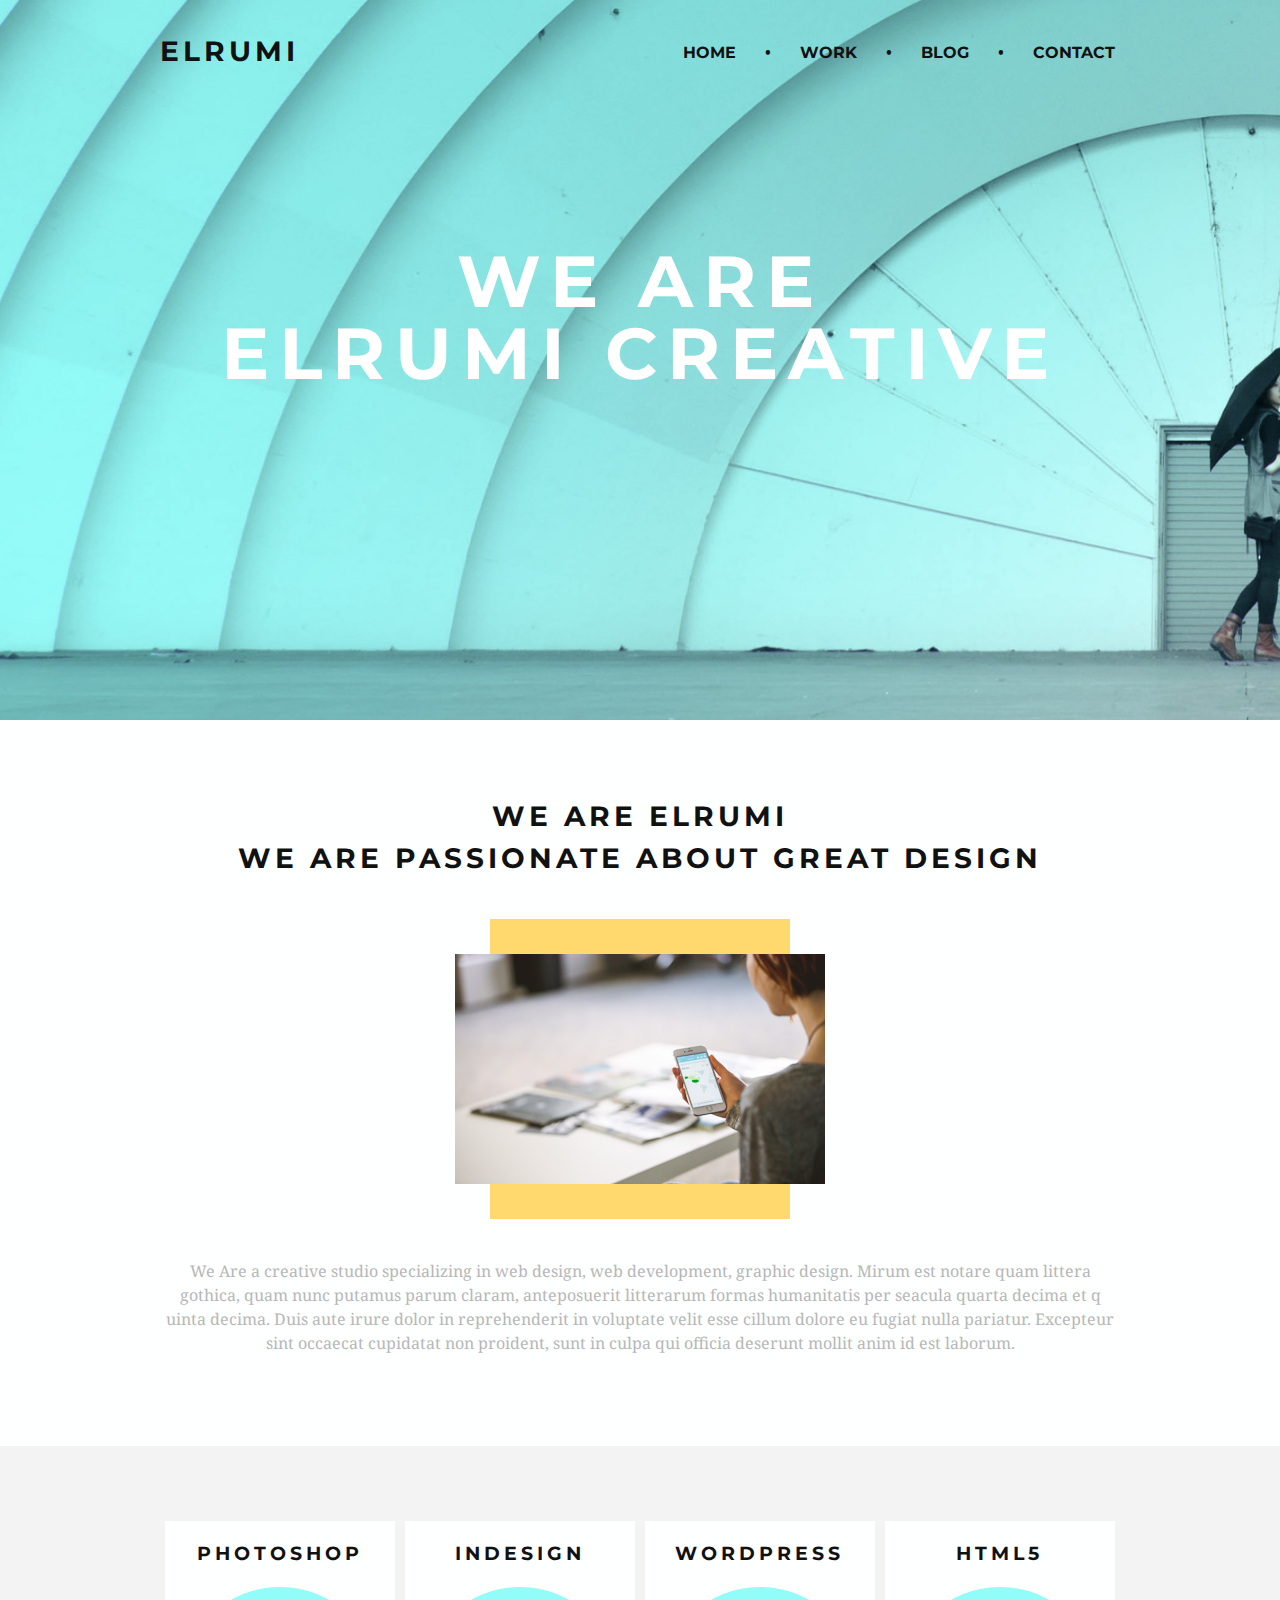
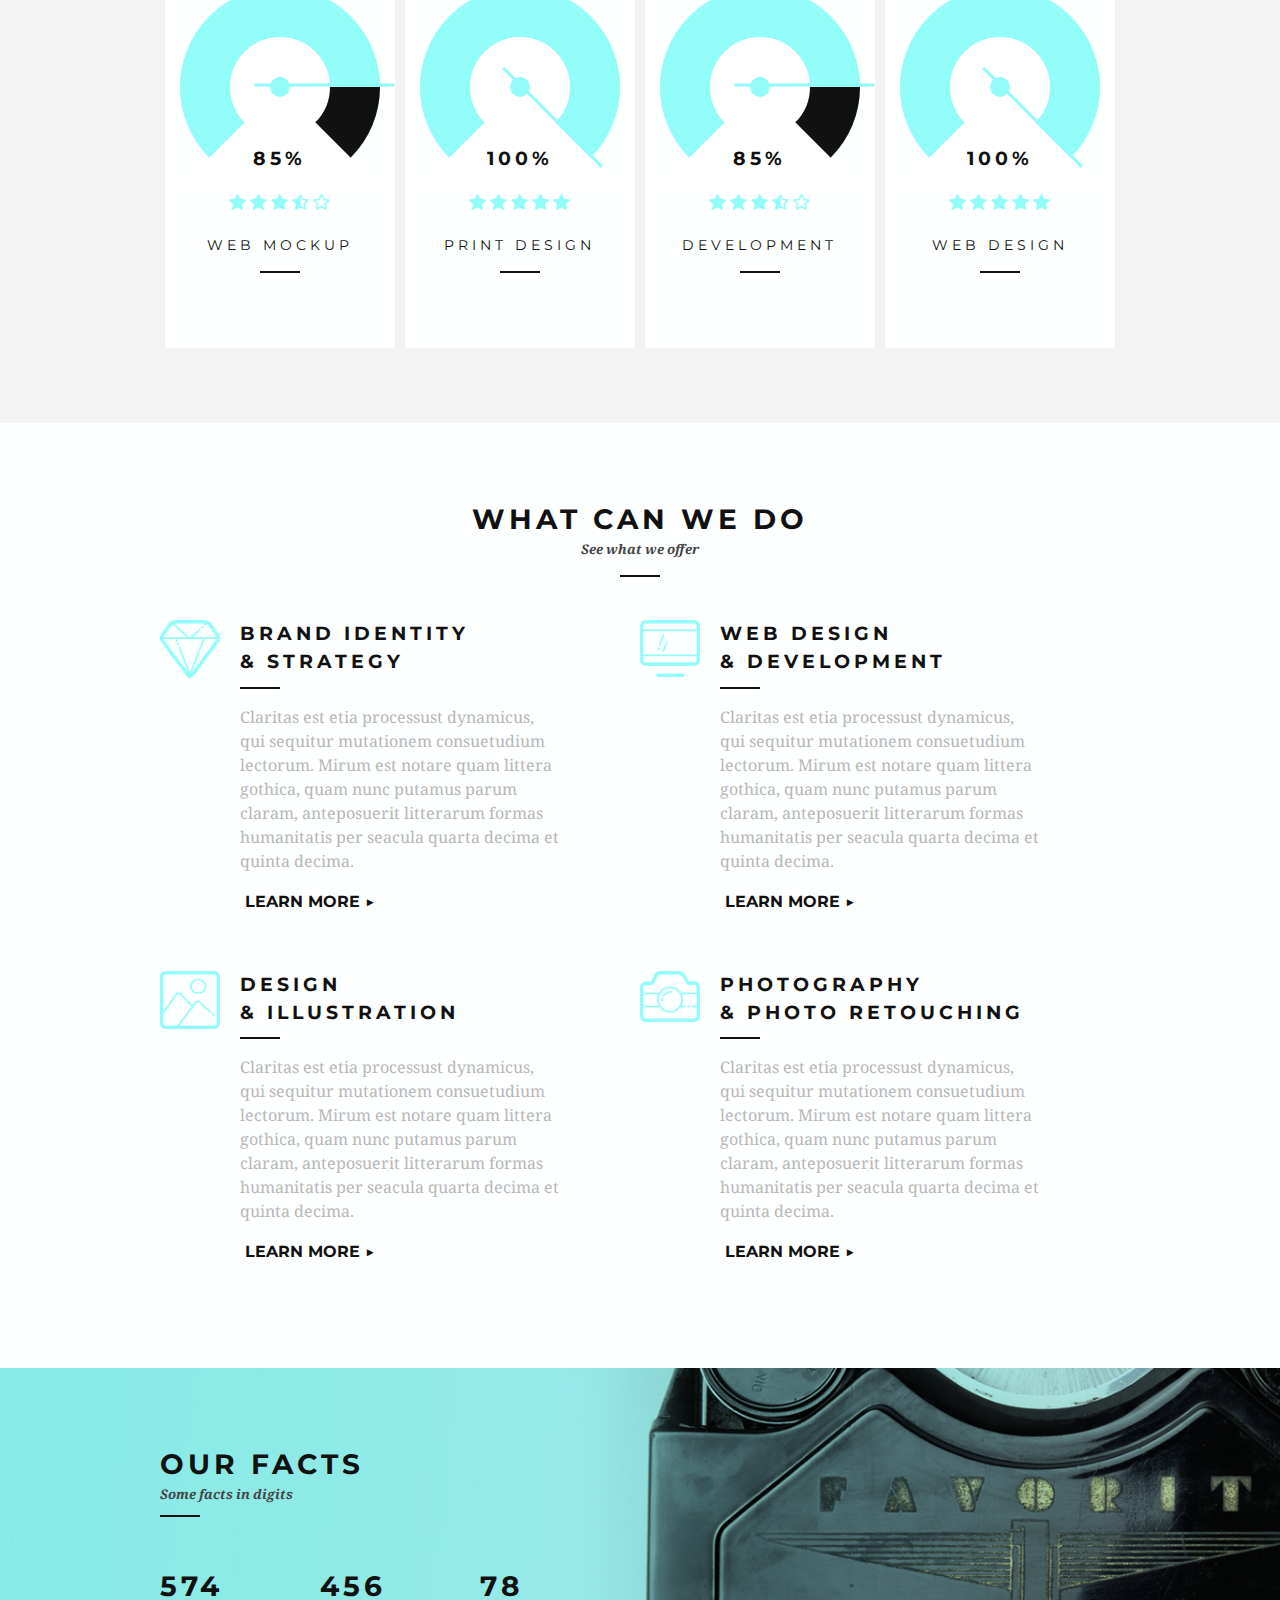
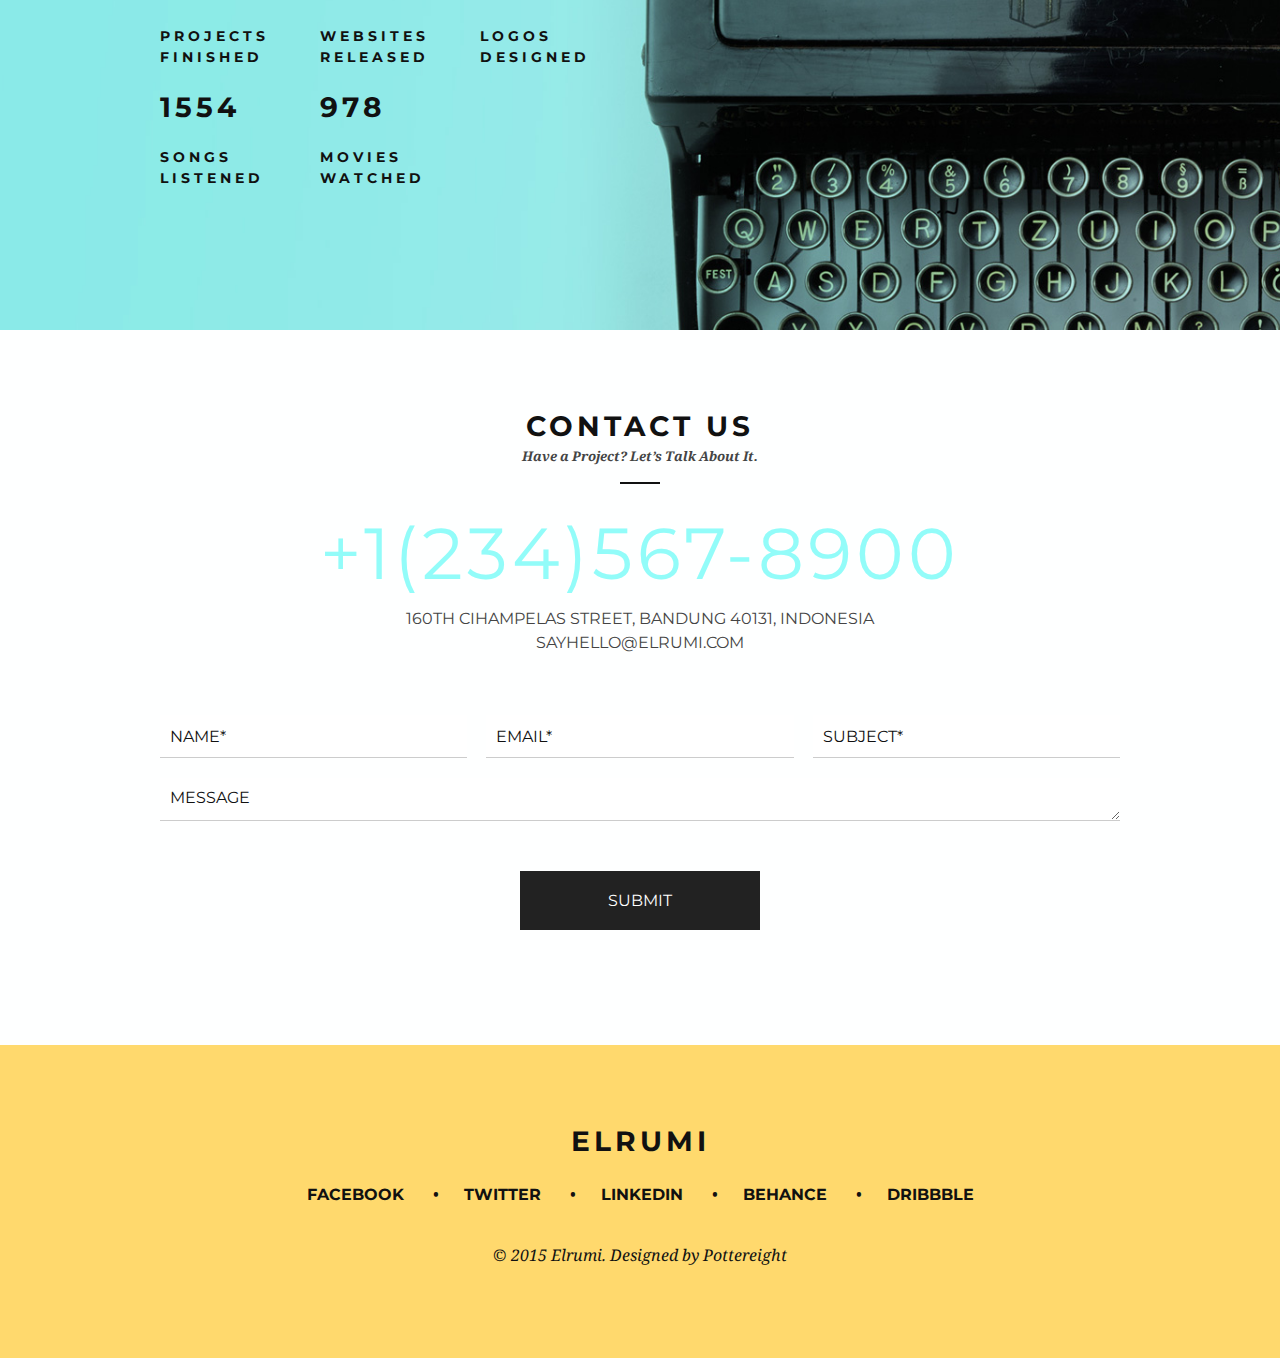
<file: index.html>
<!DOCTYPE html>
<html lang="en">
<head>
	<meta charset="UTF-8">
	<title>Elrumi Creative</title>
	<meta name="viewport" content="width=device-width, initial-scale=1.0">
	<link href='http://fonts.googleapis.com/css?family=Droid+Serif:400,700,400italic|Montserrat:400,700' rel='stylesheet' type='text/css'>
	<link rel="stylesheet" href="http://maxcdn.bootstrapcdn.com/font-awesome/4.3.0/css/font-awesome.min.css">
	<link rel="stylesheet" href="style.css">
</head>
<body>
	<header class="header--main">
		<nav class="main-nav three-quarters clearfix">
			<div class="main-nav__logo">
				<h2>Elrumi</h2>
			</div>
			<ul class="menu__row clearfix">
				<li class="menu__list">
					<a href="index.html" class="menu__link menu__link--home">Home</a>
				</li>
				<li class="menu__list">
					<a href="work.html" class="menu__link menu__link--home">Work</a>
				</li>
				<li class="menu__list">
					<a href="blog.html" class="menu__link menu__link--home">Blog</a>
				</li>
				<li class="menu__list">
					<a href="#contact" class="menu__link menu__link--home">Contact</a>
				</li>
			</ul>
		</nav>  <!-- End Navigation -->
		<h1 class="title title--main">We are<br>Elrumi Creative</h1>
	</header> <!-- End Header Section -->
	<main>
		<section class="main-about">
			<div class="wrapper three-quarters">
				<h2>We are Elrumi</h2>
				<h2>We are passionate about great design</h2>
				<div class="feature"><img src="assets/homepage/about.jpg" alt="about" class="featured__img"></div>
				<p>We Are a creative studio specializing in web design, web development, graphic design. Mirum est notare quam littera gothica, quam nunc putamus parum claram, anteposuerit litterarum formas humanitatis per seacula quarta decima et q   uinta decima. Duis aute irure dolor in reprehenderit in voluptate velit esse cillum dolore eu fugiat nulla pariatur. Excepteur sint occaecat cupidatat non proident, sunt in culpa qui officia deserunt mollit anim id est laborum.</p>
			</div> <!-- End Wrapper -->
		</section> <!-- End About Section -->
		<section class="skills">
			<div class="wrapper three-quarters clearfix">
				<div class="skill-item one-quarter">
					<h3>Photoshop</h3>
					<div class="dial-wrapper-90">
					  <div class="dial"></div>
					  <div class="circle"></div>
					  <div class="small-circle"></div>
					  <div class="dial-arm rotated-90"></div>
					  <div class="triangle"></div>
					  <div class="blackout"></div>
					</div>
					<div class="skill-item__description">
						<h3>85%</h3>
						<img src="assets/homepage/full-star.png" alt="">
						<img src="assets/homepage/full-star.png" alt="">
						<img src="assets/homepage/full-star.png" alt="">
						<img src="assets/homepage/half-star.png" alt="">
						<img src="assets/homepage/empty-star.png" alt="">
						<h4>Web Mockup</h4>
						<div class="line"></div>
					</div>
				</div>
				<div class="skill-item one-quarter">
					<h3>InDesign</h3>
					<div class="dial-wrapper-45">
					  <div class="dial"></div>
					  <div class="circle"></div>
					  <div class="small-circle"></div>
					  <div class="dial-arm rotated-45"></div>
					  <div class="triangle"></div>
					</div>
					<div class="skill-item__description">
						<h3>100%</h3>
						<img src="assets/homepage/full-star.png" alt="">
						<img src="assets/homepage/full-star.png" alt="">
						<img src="assets/homepage/full-star.png" alt="">
						<img src="assets/homepage/full-star.png" alt="">
						<img src="assets/homepage/full-star.png" alt="">
						<h4>Print Design</h4>
						<div class="line"></div>
					</div>	
				</div>
				<div class="skill-item one-quarter">
					<h3>Wordpress</h3>
					<div class="dial-wrapper-90">
					  <div class="dial"></div>
					  <div class="circle"></div>
					  <div class="small-circle"></div>
					  <div class="dial-arm rotated-90"></div>
					  <div class="triangle"></div>
					  <div class="blackout"></div>
					</div>
					<div class="skill-item__description">
						<h3>85%</h3>
						<img src="assets/homepage/full-star.png" alt="">
						<img src="assets/homepage/full-star.png" alt="">
						<img src="assets/homepage/full-star.png" alt="">
						<img src="assets/homepage/half-star.png" alt="">
						<img src="assets/homepage/empty-star.png" alt="">
						<h4>Development</h4>
						<div class="line"></div>
					</div>
				</div>
				<div class="skill-item one-quarter">
					<h3>HTML5</h3>
					<div class="dial-wrapper-45">
					  <div class="dial"></div>
					  <div class="circle"></div>
					  <div class="small-circle"></div>
					  <div class="dial-arm rotated-45"></div>
					  <div class="triangle"></div>
					</div>
					<div class="skill-item__description">
						<h3>100%</h3>
						<img src="assets/homepage/full-star.png" alt="">
						<img src="assets/homepage/full-star.png" alt="">
						<img src="assets/homepage/full-star.png" alt="">
						<img src="assets/homepage/full-star.png" alt="">
						<img src="assets/homepage/full-star.png" alt="">
						<h4>Web Design</h4>
						<div class="line"></div>
					</div>
				</div>
			</div> <!-- End Wrapper -->
		</section> <!-- End Skills Question -->
		<section class="services clearfix">
			<div class="wrapper three-quarters clearfix">
				<h2>What Can We Do</h2>
				<h5>See what we offer</h5>
				<div class="line"></div>
				<div class="service-item one-half gutter clearfix">
					<div class="service-item__img">
						<img src="assets/homepage/icon-01-brand.png" alt="">
					</div>
					<div class="service-item__description">
						<h3 class="service-item__title">Brand Identity<br>&amp; Strategy</h3>
						<div class="line"></div>
						<p>Claritas est etia processust dynamicus, qui sequitur mutationem consuetudium lectorum. Mirum est notare quam littera gothica, quam nunc putamus parum claram, anteposuerit litterarum formas humanitatis per seacula quarta decima et quinta decima.</p>
						<a href="#">Learn More &#9654;</a>
					</div>
				</div>
				<div class="service-item one-half gutter clearfix">
					<div class="service-item__img">
						<img src="assets/homepage/icon-02-web.png" alt="">
					</div>
					<div class="service-item__description">
						<h3 class="service-item__title">Web Design<br>&amp; Development</h3>
						<div class="line"></div>
						<p>Claritas est etia processust dynamicus, qui sequitur mutationem consuetudium lectorum. Mirum est notare quam littera gothica, quam nunc putamus parum claram, anteposuerit litterarum formas humanitatis per seacula quarta decima et quinta decima.</p>
						<a href="#">Learn More &#9654;</a>
					</div>
				</div>
				<div class="service-item one-half gutter clearfix">
					<div class="service-item__img">
						<img src="assets/homepage/icon-03-design.png" alt="">
					</div>
					<div class="service-item__description">
						<h3 class="service-item__title">Design<br>&amp; Illustration</h3>
						<div class="line"></div>
						<p>Claritas est etia processust dynamicus, qui sequitur mutationem consuetudium lectorum. Mirum est notare quam littera gothica, quam nunc putamus parum claram, anteposuerit litterarum formas humanitatis per seacula quarta decima et quinta decima.</p>
						<a href="#">Learn More &#9654;</a>
					</div>
				</div>
				<div class="service-item one-half gutter clearfix">
					<div class="service-item__img">
						<img src="assets/homepage/icon-04-photography.png" alt="">
					</div>
					<div class="service-item__description">
						<h3 class="service-item__title">Photography<br>&amp; Photo Retouching</h3>
						<div class="line"></div>
						<p>Claritas est etia processust dynamicus, qui sequitur mutationem consuetudium lectorum. Mirum est notare quam littera gothica, quam nunc putamus parum claram, anteposuerit litterarum formas humanitatis per seacula quarta decima et quinta decima.</p>
						<a href="#">Learn More &#9654;</a>
					</div>
				</div>
			</div> <!-- End Wrapper -->
		</section> <!-- End Services Section -->
		<section class="facts">
			<div class="wrapper three-quarters clearfix">
				<h2>Our Facts</h2>
				<h5>Some facts in digits</h5>
				<div class="line"></div>
				<div class="fact-item-container one-half clearfix">
					<div class="fact-item one-third">
						<h2>574</h2>
						<h4>Projects finished</h4>
					</div>
					<div class="fact-item one-third">
						<h2>456</h2>
						<h4>Websites released</h4>
					</div>
					<div class="fact-item one-third">
						<h2>78</h2>
						<h4>Logos designed</h4>
					</div>
					<div class="fact-item one-third">
						<h2>1554</h2>
						<h4>Songs listened</h4>
					</div>
					<div class="fact-item one-third">
						<h2>978</h2>
						<h4>Movies watched</h4>
					</div>
				</div>
			</div> <!-- End Wrapper -->
		</section> <!-- End Facts Section -->
		<section class="contact">
			<div class="wrapper three-quarters">
				<h2>Contact Us</h2>
				<h5>Have a Project? Let’s Talk About It.</h6>
				<div class="line"></div>
				<p class="telephone">+1(234)567-8900</p>
				<p class="address">160TH CIHAMPELAS STREET, BANDUNG 40131, INDONESIA</p>
				<p class="email">SAYHELLO@ELRUMI.COM</p>
				<form action="" class="clearfix">
					<label for="name" class="visually-hidden">Name*</label>
					<input type="text" id="name" placeholder="Name*">
					<label for="email" class="visually-hidden">Email*</label>
					<input type="email" id="email" placeholder="Email*">
					<label for="subject" class="visually-hidden">Subject*</label>
					<input type="text" id="subject" placeholder="Subject*">
					<label for="message" class="visually-hidden">Message</label>
					<textarea name="message" id="message" placeholder="Message" cols="30" rows="1"></textarea>
					<button type="submit" class="one-quarter button">Submit</button>
				</form>
			</div> <!-- End Wrapper -->	
		</section> <!-- End Contact Section -->
	</main>
	<footer class="footer--main" id="contact">
		<div class="wrapper">
			<h2>Elrumi</h2>
			<ul class="menu__row menu__row--footer clearfix">
				<li class="menu__list"><a href="#">Facebook</a></li>
				<li class="menu__list"><a href="#">Twitter</a></li>
				<li class="menu__list"><a href="#">LinkedIn</a></li>
				<li class="menu__list"><a href="#">Behance</a></li>
				<li class="menu__list"><a href="#">Dribbble</a></li>
			</ul>
			<p class="footer--main__paragraph">&copy; 2015 Elrumi. Designed by Pottereight</p>
		</div> <!-- End Wrapper -->
	</footer> <!-- End Footer -->

	<script src="https://ajax.googleapis.com/ajax/libs/jquery/1.10.2/jquery.min.js"></script>
	<script src="scripts.js"></script>
</body>
</html>
</file>
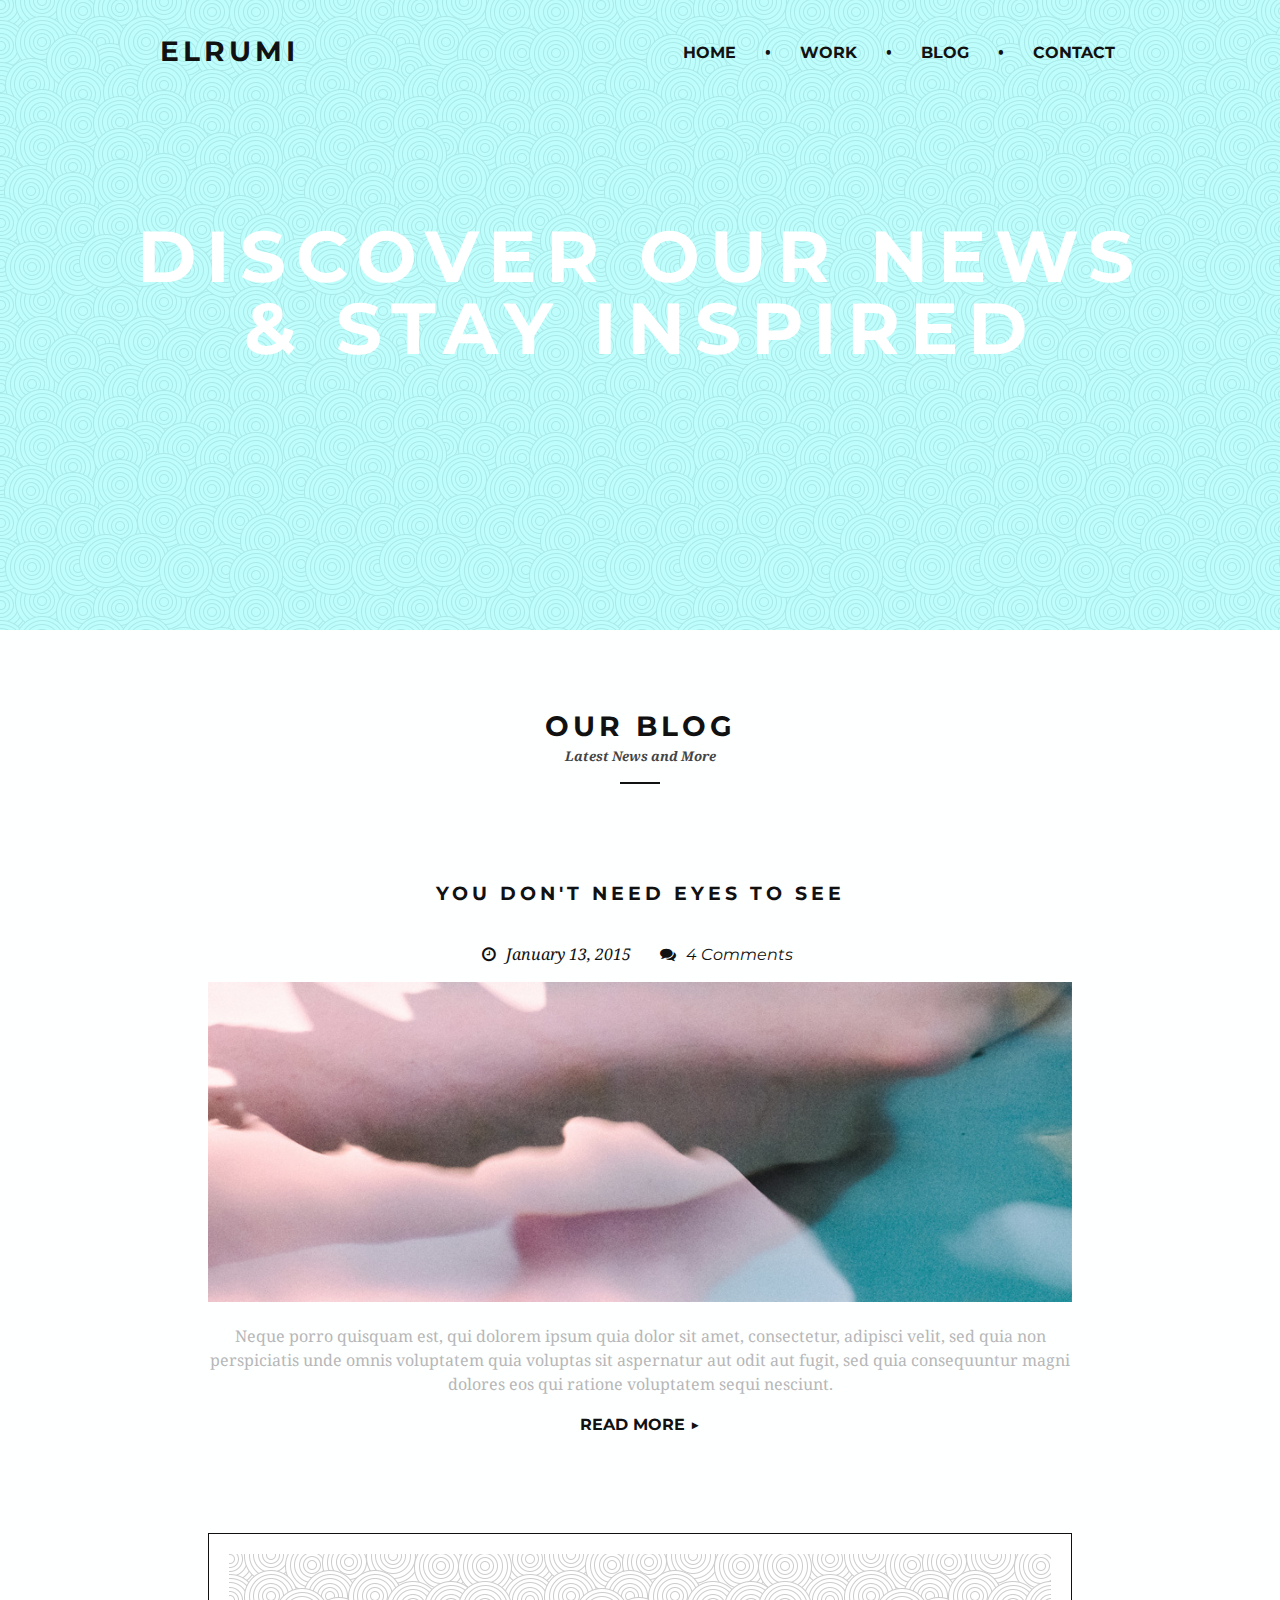
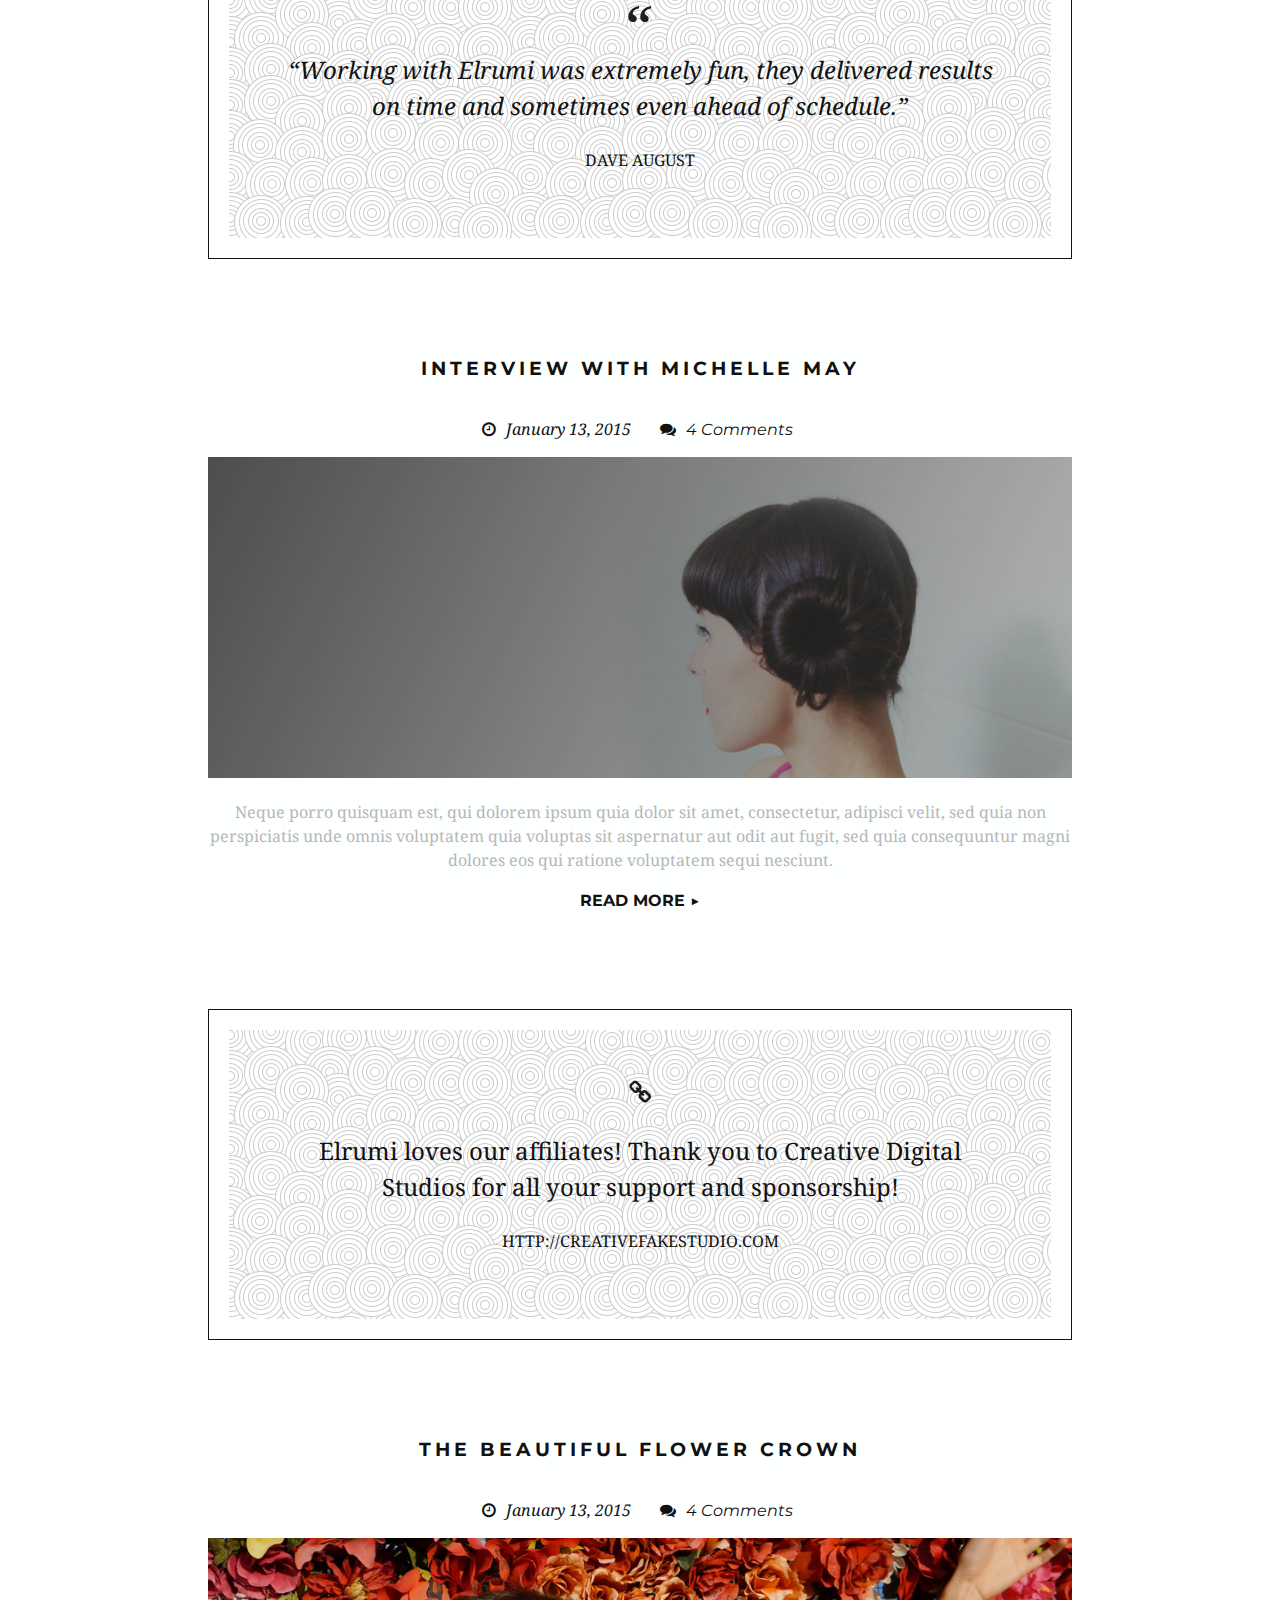
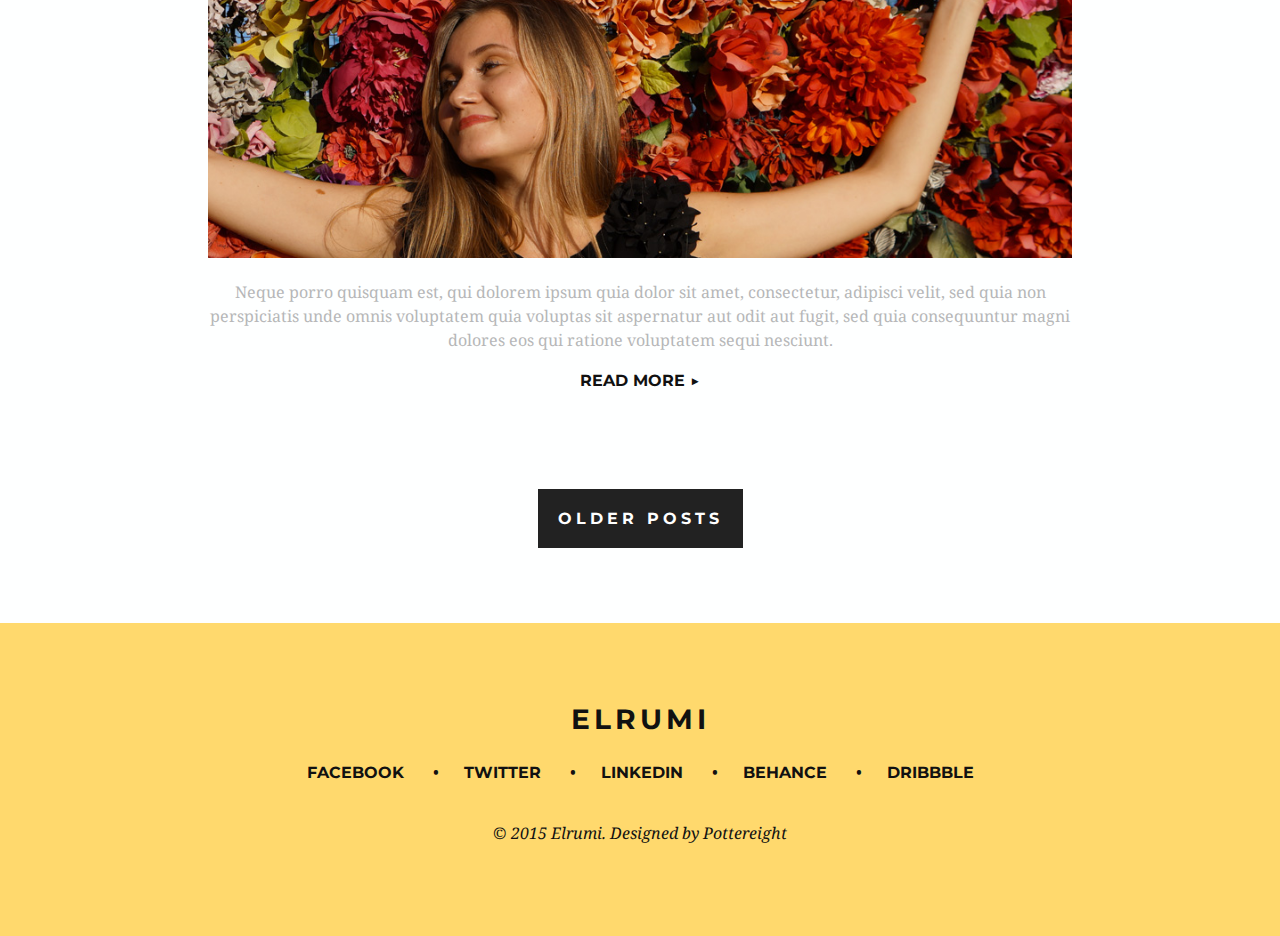
<file: blog.html>
<!DOCTYPE html>
<html lang="en">
<head>
	<meta charset="UTF-8">
	<title>Elrumi | Blog</title>
	<link href='http://fonts.googleapis.com/css?family=Droid+Serif:400,700,400italic|Montserrat:400,700' rel='stylesheet' type='text/css'>	
	<link rel="stylesheet" href="http://maxcdn.bootstrapcdn.com/font-awesome/4.3.0/css/font-awesome.min.css">
	<link rel="stylesheet" href="style.css">
</head>
<body>
	<header class="header--blog">
		<nav class="main-nav three-quarters clearfix">
			<div class="main-nav__logo">
				<h2>Elrumi</h2>
			</div>
			<ul class="menu__row clearfix">
				<li class="menu__list">
					<a href="index.html" class="menu__link">Home</a>
				</li>
				<li class="menu__list">
					<a href="work.html" class="menu__link">Work</a>
				</li>
				<li class="menu__list">
					<a href="blog.html" class="menu__link">Blog</a>
				</li>
				<li class="menu__list">
					<a href="index.html#contact" class="menu__link">Contact</a>
				</li>
			</ul>
		</nav> <!-- End Navigation -->
		<h1 class="title title--blog">Discover our News<br>&amp; Stay Inspired</h1>
	</header> <!-- End Header Section -->
	<main>
		<section class="blog">
			<div class="wrapper three-quarters">
				<h2>Our Blog</h2>
				<h5>Latest News and More</h5>
				<div class="line"></div>
				<article class="blog-post">
					<header>
						<h3>You Don't Need Eyes to See</h3>
						<div class="clearfix">
							<p class="blog-date">January 13, 2015</p>
							<a href="#" class="blog-comments">4 Comments</a>
						</div>
					</header>
					<div class="blog-banner-image">
						<img src="assets/blogpage/post-01.jpg" alt="" class="img-max-width">
					</div>
					<p>Neque porro quisquam est, qui dolorem ipsum quia dolor sit amet, consectetur, adipisci velit, sed quia non perspiciatis unde omnis voluptatem quia voluptas sit aspernatur aut odit aut fugit, sed quia consequuntur magni dolores eos qui ratione voluptatem sequi nesciunt.</p>
					<a href="#">Read More &#9654;</a>
				</article>
				<div class="blog-shoutout__container">
					<blockquote>
						<img src="assets/blogpage/icon-quote.png" alt="">
						<p class="blog-shoutout__text blockquote__text">&ldquo;Working with Elrumi was extremely fun, they delivered results on time and sometimes even ahead of schedule.&rdquo;</p>
						<p class="blog-shoutout__text--footer">Dave August</p>
					</blockquote>
				</div>
				<article class="blog-post">
					<header>
						<h3>Interview with Michelle May</h3>
						<div class="clearfix">
							<p class="blog-date">January 13, 2015</p>
							<a href="#" class="blog-comments">4 Comments</a>
						</div>
					</header>
					<div class="banner-image">
						<img src="assets/blogpage/post-02.jpg" alt="" class="img-max-width">
					</div>
					<p>Neque porro quisquam est, qui dolorem ipsum quia dolor sit amet, consectetur, adipisci velit, sed quia non perspiciatis unde omnis voluptatem quia voluptas sit aspernatur aut odit aut fugit, sed quia consequuntur magni dolores eos qui ratione voluptatem sequi nesciunt.</p>
					<a href="#">Read More &#9654;</a>
				</article>
				<div class="blog-shoutout__container">
					<div class="blog-shoutout">
						<img src="assets/blogpage/icon-link.png" alt="">
						<p class="blog-shoutout__text">Elrumi loves our affiliates! Thank you to Creative Digital Studios for all your support and sponsorship!</p>
						<p class="blog-shoutout__text--footer">http://creativefakestudio.com</p>
					</div>
				</div>
				<article class="blog-post">
					<header>
						<h3>The Beautiful Flower Crown</h3>
						<div class="clearfix">
							<p class="blog-date">January 13, 2015</p>
							<a class="blog-comments">4 Comments</a>
						</div>
					</header>
					<div class="banner-image">
						<img src="assets/blogpage/post-03.jpg" alt="" class="img-max-width">
					</div>
					<p>Neque porro quisquam est, qui dolorem ipsum quia dolor sit amet, consectetur, adipisci velit, sed quia non perspiciatis unde omnis voluptatem quia voluptas sit aspernatur aut odit aut fugit, sed quia consequuntur magni dolores eos qui ratione voluptatem sequi nesciunt.</p>
					<a href="#">Read More &#9654;</a>
				</article>
				<button class="button">
					<h4 class="button__title">Older Posts</h4>
				</button>
			</div> <!-- End Wrapper -->
		</section> <!-- End Blog Posts Section -->
	</main> 
	<footer class="footer--main">
		<div class="wrapper">
			<h2>Elrumi</h2>
			<ul class="menu__row menu__row--footer clearfix">
				<li class="menu__list"><a href="#">Facebook</a></li>
				<li class="menu__list"><a href="#">Twitter</a></li>
				<li class="menu__list"><a href="#">LinkedIn</a></li>
				<li class="menu__list"><a href="#">Behance</a></li>
				<li class="menu__list"><a href="#">Dribbble</a></li>
			</ul>
			<p class="footer--main__paragraph">&copy; 2015 Elrumi. Designed by Pottereight</p>
		</div> <!-- End Wrapper -->
	</footer> <!-- End Footer -->
</body>
</html>
</file>
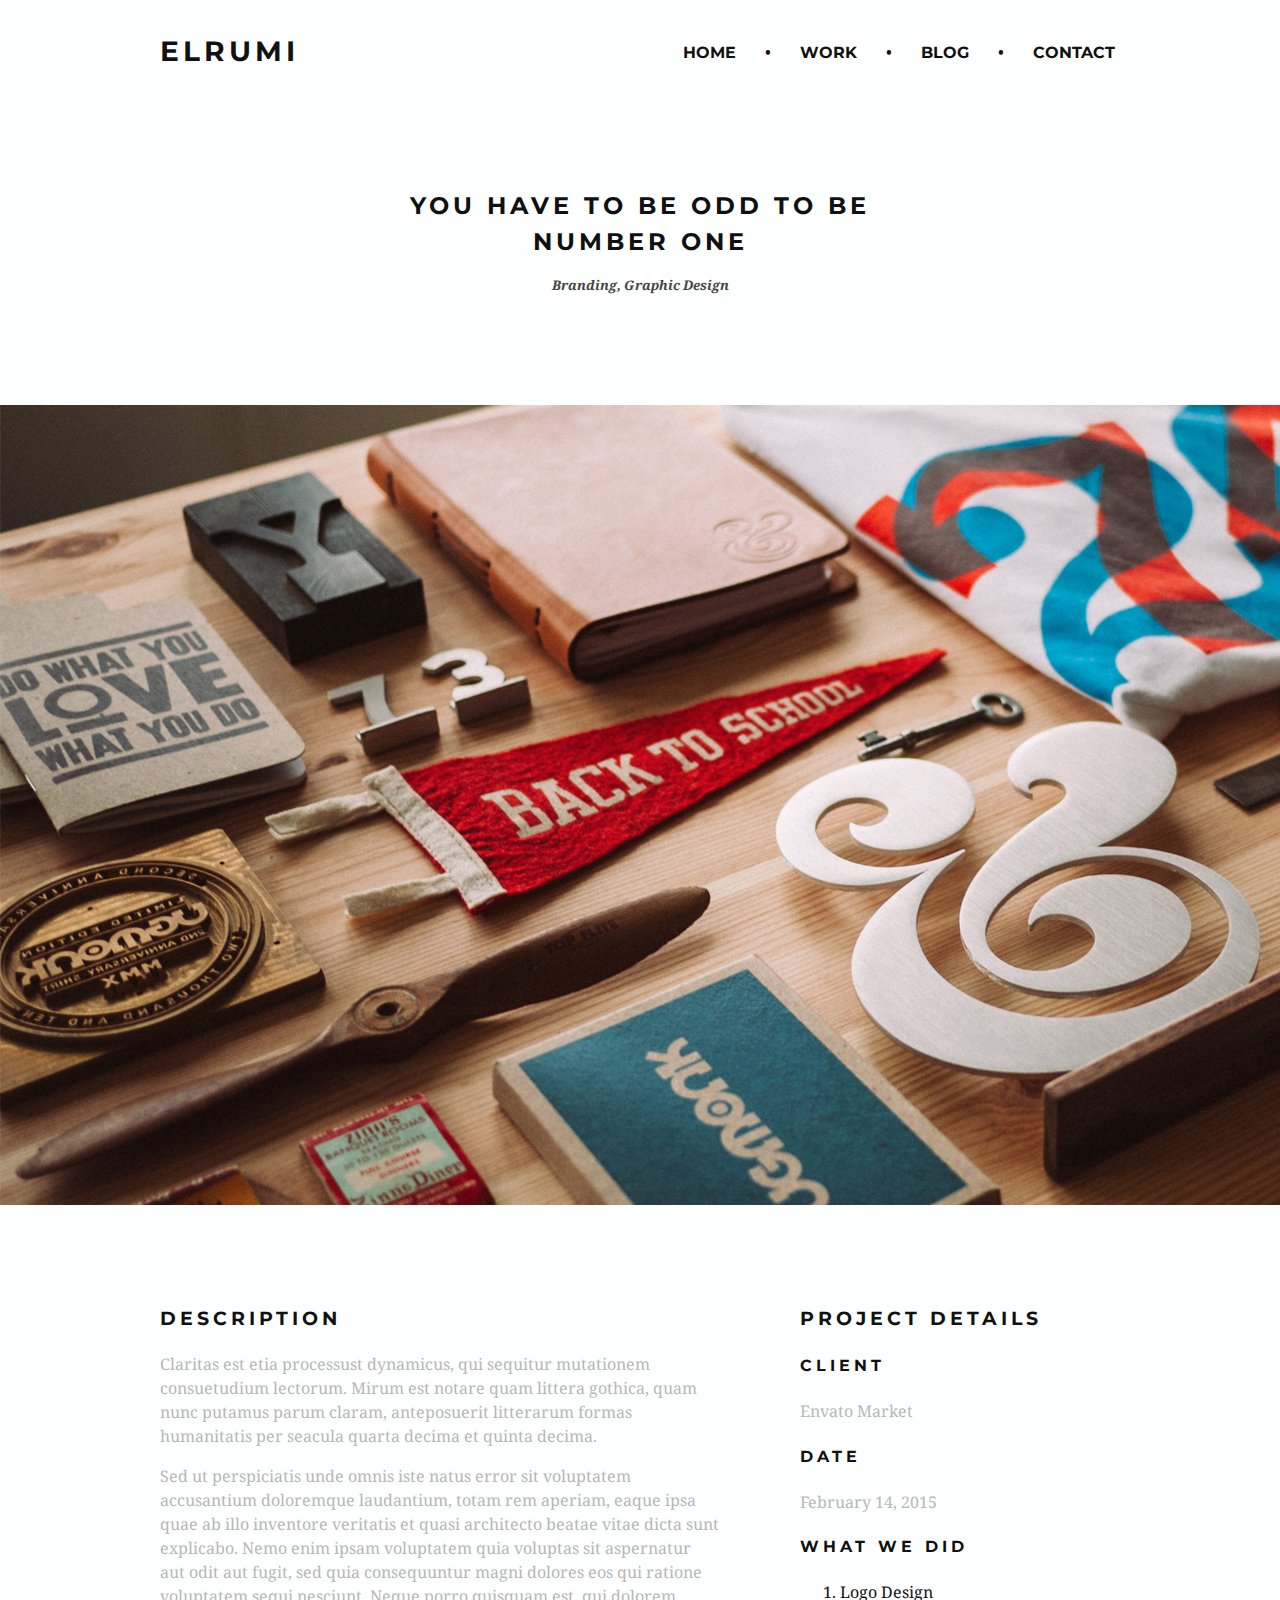
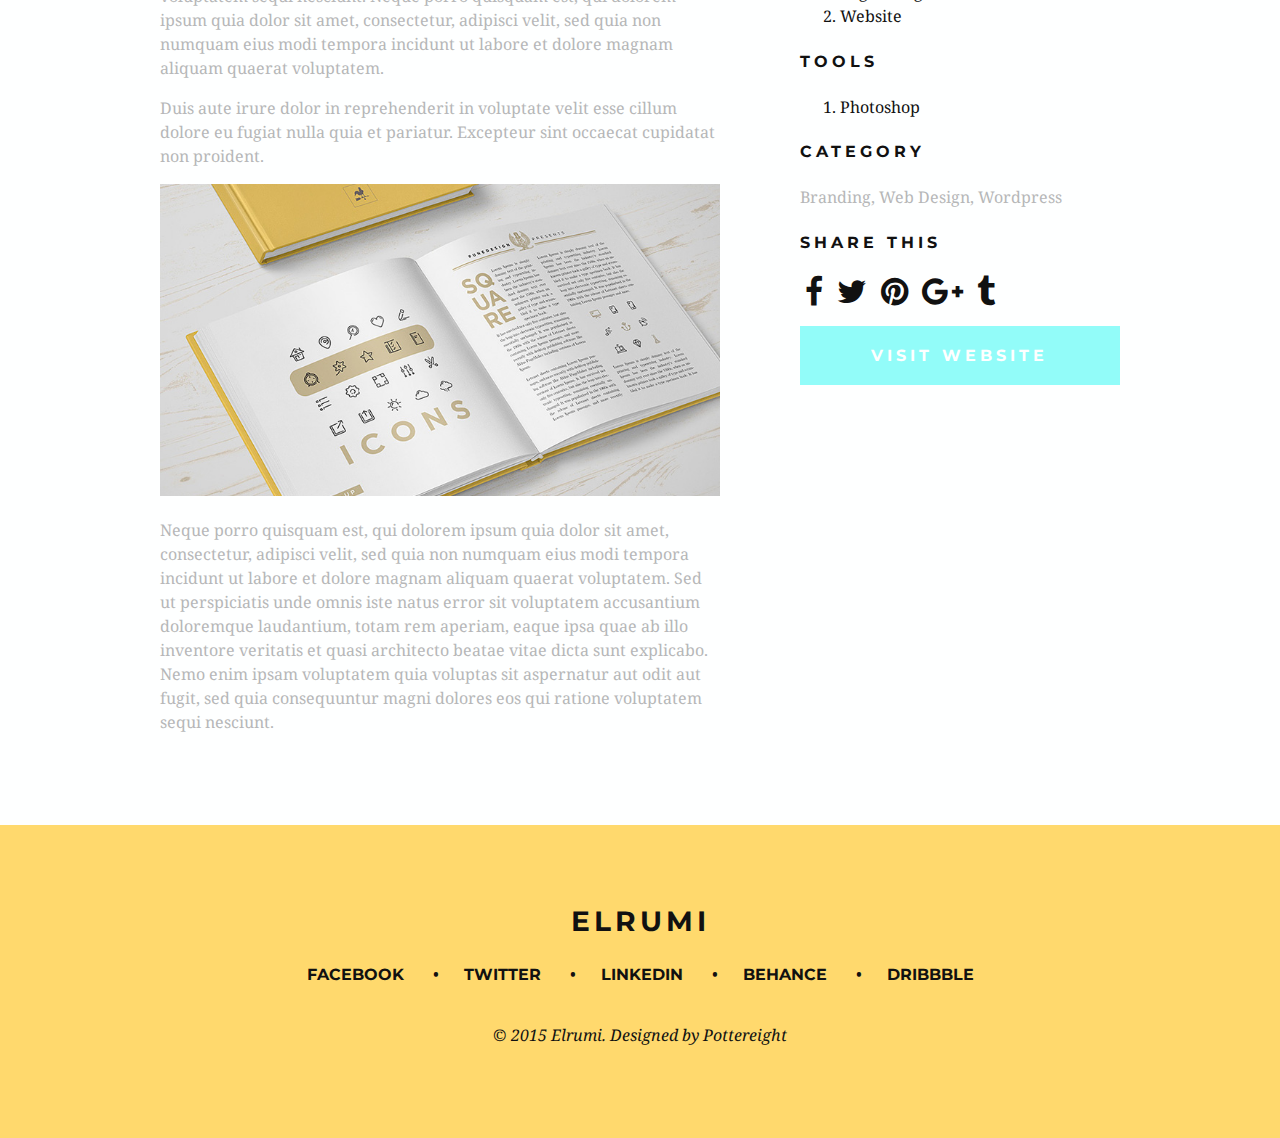
<file: work.html>
<!DOCTYPE html>
<html lang="en">
<head>
	<meta charset="UTF-8">
	<title>Elrumi | Project</title>
	<link href='http://fonts.googleapis.com/css?family=Droid+Serif:400,700,400italic|Montserrat:400,700' rel='stylesheet' type='text/css'>
	<link rel="stylesheet" href="http://maxcdn.bootstrapcdn.com/font-awesome/4.3.0/css/font-awesome.min.css">
	<link rel="stylesheet" href="style.css">
</head>
<body>
	<header class="header--work">
		<nav class="main-nav three-quarters clearfix">
			<div class="main-nav__logo">
				<h2>Elrumi</h2>
			</div>
			<ul class="menu__row clearfix">
				<li class="menu__list">
					<a href="index.html" class="menu__link menu__link--work">Home</a>
				</li>
				<li class="menu__list">
					<a href="work.html" class="menu__link menu__link--work">Work</a>
				</li>
				<li class="menu__list">
					<a href="blog.html" class="menu__link menu__link--work">Blog</a>
				</li>
				<li class="menu__list">
					<a href="index.html#contact" class="menu__link menu__link--work">Contact</a>
				</li>
			</ul>
		</nav> <!-- End Navigation -->
		<h1 class="title title--work">You have to be odd to be<br>number one</h1>
		<h5>Branding, Graphic Design</h5>
	</header> <!-- End Header Section -->
	<main>
		<img src="assets/workpage/project-hero.jpg" alt="">
		<section class="work">
			<div class="wrapper three-quarters clearfix">
				<div class="work-description two-thirds gutter">
					<h3>Description</h3>
					<p>Claritas est etia processust dynamicus, qui sequitur mutationem consuetudium lectorum. Mirum est notare quam littera gothica, quam nunc putamus parum claram, anteposuerit litterarum formas humanitatis per seacula quarta decima et quinta decima.</p>
					<p>Sed ut perspiciatis unde omnis iste natus error sit voluptatem accusantium doloremque laudantium, totam rem aperiam, eaque ipsa quae ab illo inventore veritatis et quasi architecto beatae vitae dicta sunt explicabo. Nemo enim ipsam voluptatem quia voluptas sit aspernatur aut odit aut fugit, sed quia consequuntur magni dolores eos qui ratione voluptatem sequi nesciunt. Neque porro quisquam est, qui dolorem ipsum quia dolor sit amet, consectetur, adipisci velit, sed quia non numquam eius modi tempora incidunt ut labore et dolore magnam aliquam quaerat voluptatem.</p>
					<p>Duis aute irure dolor in reprehenderit in voluptate velit esse cillum dolore eu fugiat nulla quia et pariatur. Excepteur sint occaecat cupidatat non proident.</p>
					<img src="assets/workpage/project-detail.jpg" class="img-max-width" alt="">
					<p>Neque porro quisquam est, qui dolorem ipsum quia dolor sit amet, consectetur, adipisci velit, sed quia non numquam eius modi tempora incidunt ut labore et dolore magnam aliquam quaerat voluptatem. Sed ut perspiciatis unde omnis iste natus error sit voluptatem accusantium doloremque laudantium, totam rem aperiam, eaque ipsa quae ab illo inventore veritatis et quasi architecto beatae vitae dicta sunt explicabo. Nemo enim ipsam voluptatem quia voluptas sit aspernatur aut odit aut fugit, sed quia consequuntur magni dolores eos qui ratione voluptatem sequi nesciunt.</p>
					
				</div> <!-- End Project Description -->
				<aside class="work-details one-third">
					<h3>Project Details</h3>
					<h4>Client</h4>
					<p>Envato Market</p>
					<h4>Date</h4>
					<p>February 14, 2015</p>
					<h4>What We Did</h4>
					<ol>
						<li><span class="special">Logo Design</span></li>
						<li><span class="special">Website</span></li>
					</ol>
					<h4>Tools</h4>
					<ol>
						<li><span class="special">Photoshop</span></li>
					</ol>
					<h4>Category</h4>
					<p>Branding, Web Design, Wordpress</p>
					<h4>Share This</h4>
					<ul class="social__row">
						<li class="social__list"><a href="#"><i class="fa fa-facebook fa-2x"></i></a></li>
						<li class="social__list"><a href="#"><i class="fa fa-twitter fa-2x"></i></a></li>
						<li class="social__list"><a href="#"><i class="fa fa-pinterest fa-2x"></i></a></li>
						<li class="social__list"><a href="#"><i class="fa fa-google-plus fa-2x"></i></a></li>
						<li class="social__list"><a href="#"><i class="fa fa-tumblr fa-2x"></i></a></li>
					</ul>
					<button class="button button--secondary">
						<h4 class="button__title">Visit Website</h4>
					</button>
				</aside> <!-- End Project Details -->
			</div> <!-- End Wrapper -->
		</section> <!-- End Project Section -->
	</main>
	<footer class="footer--main">
		<div class="wrapper">
			<h2>Elrumi</h2>
			<ul class="menu__row menu__row--footer clearfix">
				<li class="menu__list"><a href="#">Facebook</a></li>
				<li class="menu__list"><a href="#">Twitter</a></li>
				<li class="menu__list"><a href="#">LinkedIn</a></li>
				<li class="menu__list"><a href="#">Behance</a></li>
				<li class="menu__list"><a href="#">Dribbble</a></li>
			</ul>
			<p class="footer--main__paragraph">&copy; 2015 Elrumi. Designed by Pottereight</p>
		</div> <!-- End Wrapper -->
	</footer> <!-- End Footer -->
</body>
</html>
</file>
<file: style.css>
article,aside,details,figcaption,figure,footer,header,hgroup,nav,section,summary{display:block;}audio,canvas,video{display:inline-block;}audio:not([controls]){display:none;height:0;}[hidden]{display:none;}html{font-family:sans-serif;-webkit-text-size-adjust:100%;-ms-text-size-adjust:100%;}a:focus{outline:thin dotted;}a:active,a:hover{outline:0;}h1{font-size:2em;}abbr[title]{border-bottom:1px dotted;}b,strong{font-weight:700;}dfn{font-style:italic;}mark{background:#ff0;color:#000;}code,kbd,pre,samp{font-family:monospace, serif;font-size:1em;}pre{white-space:pre-wrap;word-wrap:break-word;}q{quotes:\201C \201D \2018 \2019;}small{font-size:80%;}sub,sup{font-size:75%;line-height:0;position:relative;vertical-align:baseline;}sup{top:-.5em;}sub{bottom:-.25em;}img{border:0;}svg:not(:root){overflow:hidden;}fieldset{border:1px solid silver;margin:0 2px;padding:.35em .625em .75em;}button,input,select,textarea{font-family:inherit;font-size:100%;margin:0;}button,input{line-height:normal;}button,html input[type=button],/* 1 */
input[type=reset],input[type=submit]{-webkit-appearance:button;cursor:pointer;}button[disabled],input[disabled]{cursor:default;}input[type=checkbox],input[type=radio]{box-sizing:border-box;padding:0;}input[type=search]{-webkit-appearance:textfield;-moz-box-sizing:content-box;-webkit-box-sizing:content-box;box-sizing:content-box;}input[type=search]::-webkit-search-cancel-button,input[type=search]::-webkit-search-decoration{-webkit-appearance:none;}textarea{overflow:auto;vertical-align:top;}table{border-collapse:collapse;border-spacing:0;}body,figure{margin:0;}legend,button::-moz-focus-inner,input::-moz-focus-inner{border:0;padding:0;}

.clearfix:after {visibility: hidden; display: block; font-size: 0; content: " "; clear: both; height: 0; }

* { -moz-box-sizing: border-box; -webkit-box-sizing: border-box; box-sizing: border-box; }

/*Grids*/

.one-full {
	width: 100%;
}

.one-half {
	width: 50%;
}

.one-third {
	width: 33.33%;
}

.two-thirds {
	width: 66.66%;
}

.one-quarter {
	width: 25%;
}

.three-quarters {
	width: 75%;
}

.gutter {
	padding-right: 80px;
}

/*Base Styles*/
	
html {
	font: 1em/1.5 'Droid Serif', serif;
}

body {
	text-align: center;
	background: #FEFFFF;
	color: #111;
}

/*Global Classes*/

.wrapper {
	margin: 0 auto;
	padding: 75px 0;
}

.feature {
	background: #ffd96d;
	width: 300px;
	height: 300px;
	margin: 40px auto;
	position: relative;
}

.featured__img {
	position: absolute;
	top: 35px;
	left: -35px;
	width: auto;
}

.img-max-width {
	max-width: 100%;
}

.line {
	height: 2px;
	background: #111;
	width: 40px;
	margin: 15px auto;
}

.service-item .line,
.facts .line {
	margin: 10px 0;
}



/*Buttons*/

.button {
	border: none;
	background: #222;
	color: #fff;
	font-family: 'Montserrat', sans-serif;
	text-transform: uppercase;
	padding: 20px;
	transition: all 0.25s ease-in-out;
}

.button:hover {
	background: #92fcf9;
}

.button--secondary {
	background: #92fcf9;
	width: 100%;
}

.button--secondary:hover {
	background: #111;
	color: #fff;
}

.button__title {
	margin: 0;
}

/*Typography Styles*/

h1, h2, h3, h4 {
	text-transform: uppercase;
	letter-spacing: 4px;
	font-family: 'Montserrat', sans-serif;
}

h1 {
	color: #fff;
	font-size: 72px;
}

h2 {
	font-size: 28px;
	margin: 0;
}

h5 {
	font-style: italic;
	color: #444;
	margin: 0;
}

p {
	color: #B6B7B8;
}

a {
	color: #111;
	text-transform: uppercase;
	font-weight: 700;
	text-decoration: none;
	font-family: 'Montserrat', sans-serif;
	padding: 5px;
}

/*Navigation Styles*/

.main-nav {
	padding: 40px 0;
	text-align: left;
	margin: 0 auto;
}

.menu__link {
	background-image: linear-gradient(to left, transparent 50%, #FEFFFF 50%);
    background-position: 100% 0;
    background-size: 200% 100%;
    transition: all 0.25s ease-in;
}

.menu__link--work {
	background-image: linear-gradient(to left, transparent 50%, #ffd96d 50%);
}

.menu__link:hover {
	background-position: 0 0;
}

.main-nav__logo {
	float: left;
	position: relative;
	top: -10px;
}

.menu__row {
	padding: 0;
	margin: 0;
	list-style-type: none;
	float: right;
} 

.menu__row--footer {
	float: none;
	display: inline-block;
	margin: 20px;
}

.menu__list {
	margin-left: 20px;
	display: inline-block;
}

.menu__list:first-of-type {
	margin-left: 0;
}

.menu__list:before {
	content: "•";
	margin-right: 20px;
}

.menu__list:first-of-type:before {
	content: " ";
	margin-right: 0;
}

/*Header Styles*/

.header--main {
	background: url(assets/homepage/hero.jpg) no-repeat;
	background-size: cover;
	background-position: center;
	height: 80vh;
}

.header--work {
	height: 45vh;
}

.header--blog {
    background:
        linear-gradient(rgba(146,252,249, 0.6), rgba(146,252,249, 0.6)), 
        url(assets/blogpage/swirl_pattern.png);
    height: 70vh;
}

.title {
	padding-top: 50px;
	line-height: 1em;
}

.title--main {
	padding-top: 75px;
}

.title--main,
.title--blog {
	letter-spacing: 10px;
}

.title--work {
	color: #101010;
	font-size: 24px;
	line-height: 1.5em;
}

/*Footer Styles*/

.footer--main {
	background: #ffd96d;
}

.footer--main__paragraph {
	color: #111;
	font-style: italic;
}

/*Main Page Styles*/
	
	/*Skills Section Styles*/

	.skills {
		background: #F3F3F3;
	}

	.skill-item {
		background: #FEFFFF;
		width: 24%;
		margin: 0 0.5%;
		float: left;
		/*position: relative;*/
		
	}

	.skill-item__description {
		position: relative;
		bottom: 60px;
		z-index: 90;		
	}

	.skill-item__description h4 {
		font-weight: 400;
		font-size: 14px;
		margin-bottom: 0;
	}

	/*Dial Styles*/

	.dial-wrapper-45,
	.dial-wrapper-90 {
	  width: 200px;
	  height: 200px;
	  margin: 0 auto;
	  position: relative;
	}

	.dial {
	  border: 100px solid #92fcf9;
	  border-radius: 50%;
	  position: absolute;
	}

	.dial-arm {
	  width: 3px;
	  height: 100%;
	  position: absolute;
	  left: 0;
	  right: 0;
	  margin: 0 auto;
	  z-index: 99;
	}

	.dial-arm:before {
	  position: absolute;
	  content: "";
	  background: #92fcf9;
	  height: 140px;
	  width: 3px;
	  top: calc(50% - 25px);
	}

	.rotated-45 {
	  transform: rotate(-45deg);
	}

	.rotated-90 {
	  transform: rotate(-90deg);
	}

	.dial-45-to-start {
	  animation: dial-45-move-to-start 1s linear;
	  animation-fill-mode: forwards;
	}

	.dial-45-to-end {
	  animation: dial-45-move-to-end 1s linear;
	  animation-fill-mode: forwards;
	}

	.dial-90-to-end {
	  animation: dial-90-move-to-end 1s linear;
	  animation-fill-mode: forwards;
	}

	.dial-90-to-start {
	  animation: dial-90-move-to-start 1s linear;
	  animation-fill-mode: forwards;
	}

	/*45-deg dial animations*/
	@keyframes dial-45-move-to-end {
	  from {
	    transform: rotate(-45deg);
	  }
	  to {
	    transform: rotate(-315deg);
	  }
	}

	@keyframes dial-45-move-to-start {
	  from {
	    transform: rotate(-315deg);
	  }
	  to {
	    transform: rotate(-45deg);
	  }
	}

	/*90-deg dial animations*/
	@keyframes dial-90-move-to-end {
	  from {
	    transform: rotate(-90deg);
	  }
	  to {
	    transform: rotate(-315deg);
	  }
	}

	@keyframes dial-90-move-to-start {
	  from {
	    transform: rotate(-315deg);
	  }
	  to {
	    transform: rotate(-90deg);
	  }
	}

	.triangle {
	  width: 0;
	  height: 0;
	  position: absolute;
	  border-left: 100px solid transparent;
	  border-right: 100px solid transparent;
	  border-bottom: 100px solid white;
	  left: calc(50% - 100px);
	  bottom: 0;
	  z-index: 10;
	}

	.circle {
	  position: absolute;
	  border: 50px solid white;
	  border-radius: 50%;
	  left: calc(50% - 50px);
	  top: calc(50% - 50px);
	  z-index: 20;
	}

	.small-circle {
	  position: absolute;
	  width: 20px;
	  height: 20px;
	  background: #92fcf9;
	  border-radius: 50%;
	  left: calc(50% - 10px);
	  bottom: calc(50% - 10px);
	  z-index: 30;
	}

	.blackout {
	  border: 100px solid #111;
	  border-top: 100px solid transparent;
	  border-left: 100px solid transparent;
	  border-bottom: 100px solid transparent;
	  transform: rotate(45deg);
	  border-radius: 50%;
	  position: absolute;
	}


	/*Services Section Styles*/
	
	.service-item {
		text-align: left;
		float: left;
		margin: 3% 0;	
	}

	.service-item__img,
	.service-item__description {
		float: left;
	}

	.service-item__description {
		width: 80%;
	}

	.service-item__title {
		margin: 0;
	}

	.service-item__img {
		width: 15%;
		margin-right: 5%;
	}

	.service-item__img img {
		max-width: 100%;
	}

	/*Facts Section Styles*/

	.facts {
		text-align: left;
		background: url(assets/homepage/facts-bg.jpg) no-repeat;
		background-size: cover;
		background-position: center;
	}

	.facts h4 {
		font-size: 14px;
	}

	.fact-item-container {
		margin: 5% 0;
	}

	.fact-item {
		float: left;
	}

	/*Contact Section Styles*/

	.telephone {
		color: #92fcf9;
		font-family: 'Montserrat', sans-serif;
		font-size: 72px;
		letter-spacing: 4px;
		margin: 0;
	}

	.address,
	.email {
		color: #444;
		margin: 0;
		text-transform: uppercase;
		font-family: 'Montserrat', sans-serif;
	}

	.form-item {
		position: relative;
		float: left;
	}

	form {
		margin: 40px 0;
	}

	input, textarea {
		border: none;
		border-bottom: 1px solid #ccc;
		padding: 10px;
		margin-top: 20px;
	}

	input {
		width: 32%;
		margin-right: 2%;
		float: left;
	}

	input:last-of-type {
		margin-right: 0;	
	}

	textarea {
		min-width: 100%;
	}

	::-webkit-input-placeholder {
		color: #111;
		text-transform: uppercase;
		font-family: 'Montserrat', sans-serif;
	}

	button[type="submit"] {
		margin-top: 50px;
	}

	.placeholderDown {
	  top: 15px;
	  position: absolute;
	}

	.labelUp {
	  top: -20px;
	  position: absolute;
	}

	/*Hide Form Labels Included for Accessibility*/
	.visually-hidden {
		position: absolute;
		clip: rect(1px 1px 1px 1px); /* IE6, IE7 */
		clip: rect(1px, 1px, 1px, 1px);
		padding: 0;
		border: 0;
		height: 1px;
		width: 1px;
		overflow: hidden;
	}

	body:hover .visually-hidden a, body:hover .visually-hidden input, body:hover .visually-hidden button { display: none !important; }

/*Project Page Styles*/
	
	/*Project Detail Styles*/

	.work {
		text-align: left;
	}

	.work-description,
	.work-details {
		float: left;
	}

	.project-details ol {
		padding-left: 24px;
	}

	.project-details li {
		color: ;
	}

	.project-details .special {
		color: #B6B7B8;
	}

	.social__row {
		padding: 0;
	}

	.social__list {
		display: inline-block;
	}

	.fa:hover {
		color: #ffd96d;
	}

/*Blog Page Styles*/

	/*Blog Post Styles*/

	.blog-post {
		margin: 10% auto;
		width: 90%;
	}

	.blog-date,
	.blog-comments {
		display: inline-block;
		margin: 10px;
		color: #111;
		font-style: italic;
	}

	.blog-comments {
		text-transform: none;
		font-weight: 400;
	}

	.blog-date::before, 
	.blog-comments::before {
		font-family: "FontAwesome";
		margin-right: 10px;
		font-style: normal;
	}

	.blog-date::before {
		content: "\f017";
	}

	.blog-comments::before {
		content: "\f086";
	}


	/*Blog Shoutout Styles*/

	.blog-shoutout__container {
		background: #fff;
		border: 1px solid #111;
		padding: 20px;
		margin: 10% auto;
		width: 90%;
	}

	.blog-shoutout,
	blockquote {
		background: url(assets/blogpage/swirl_pattern.png);
		padding: 50px;
	}

	blockquote {
		margin: 0;
	}
	
	.blog-shoutout__text,
	.blog-shoutout__text--footer {
		color: #111;
	}

	.blog-shoutout__text {
		font-size: 24px;
	}

	.blockquote__text {
		font-style: italic;
	}

	.blog-shoutout__text--footer {
		text-transform: uppercase;
	}

	/*Media Queries for Responsiveness*/

	@media screen and (max-width: 1024px) {
		.skill-item {
			width: 44%;
			margin: 3%;
		}

		.service-item {
			width: 100%;
		}

		.fact-item {
			width: 50%;
		}

	}

	@media screen and (max-width: 875px) {
		.telephone {
			font-size: 60px;
		}
	}

	@media screen and (max-width: 745px) {
		.main-nav {
			text-align: center;
		}

		.main-nav__logo,
		.menu__row {
			float: none;
		}
		
		.skill-item {
			width: 75%;
			margin: 3% 12.5%;
		}
		
		.fact-item {
			width: 100%;
		}

		input {
			width: 100%;
		}

		.work-description,
		.work-details {
			float: none;
			width: 100%;
			padding: 0;
		}

		.telephone {
			font-size: 40px;
		}
	}
</file>
